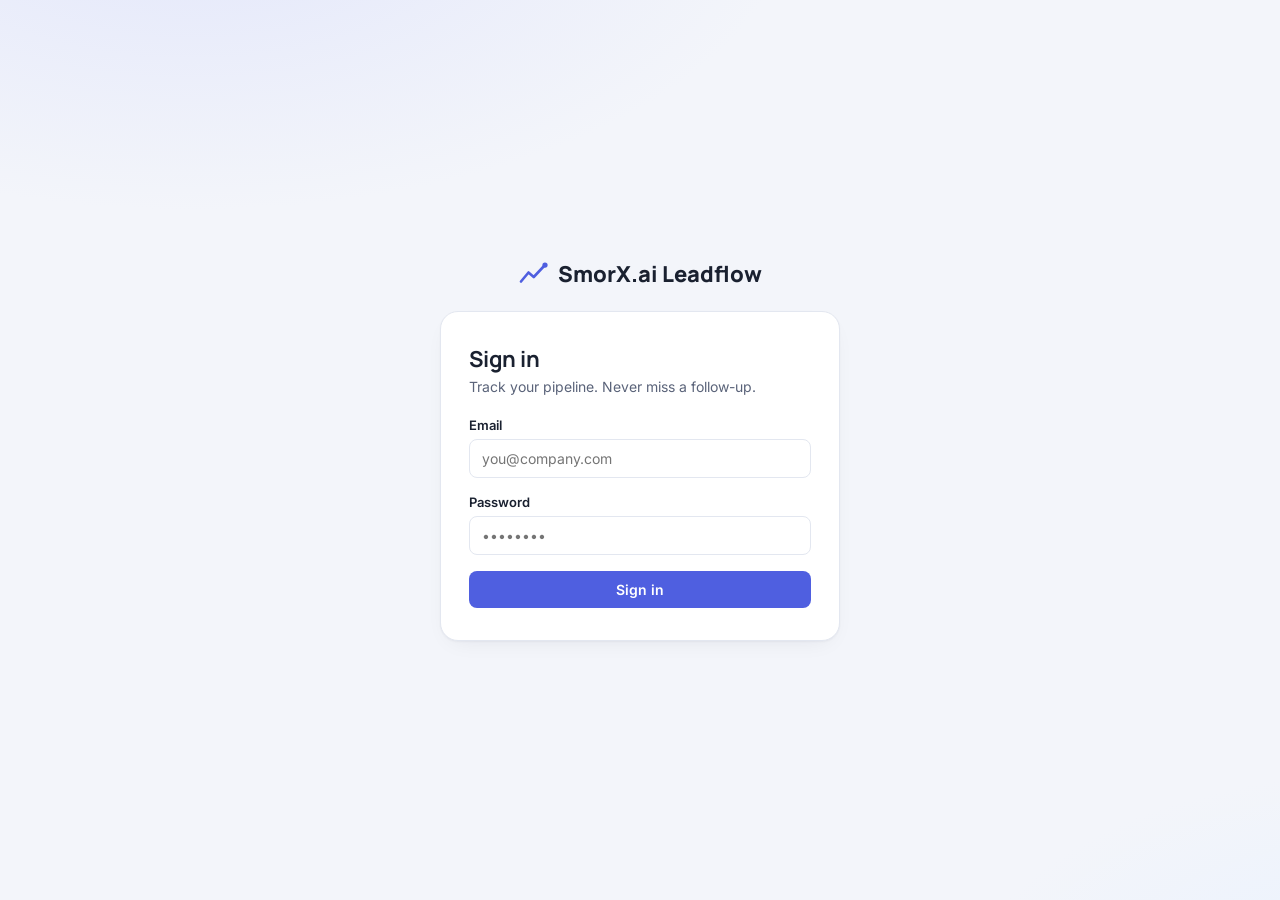
<file: frontend/index.html>
<!DOCTYPE html>
<html lang="en">
<head>
<meta charset="UTF-8">
<meta name="viewport" content="width=device-width, initial-scale=1.0, maximum-scale=1">
<title>SmorX.ai Leadflow — Sign in</title>
<link rel="preconnect" href="https://fonts.googleapis.com">
<link href="https://fonts.googleapis.com/css2?family=Manrope:wght@500;700;800&family=Inter:wght@400;500;600;700&display=swap" rel="stylesheet">
<link rel="stylesheet" href="css/style.css">
</head>
<body class="login-body">
  <div class="login-wrap">
    <div class="login-brand">
      <div class="brand-mark" aria-hidden="true">
        <svg viewBox="0 0 40 40" width="30" height="30">
          <path d="M4 30 L14 18 L21 24 L36 8" fill="none" stroke="currentColor" stroke-width="3.5" stroke-linecap="round" stroke-linejoin="round"/>
          <circle cx="36" cy="8" r="3.5" fill="currentColor"/>
        </svg>
      </div>
      <span>SmorX.ai Leadflow</span>
    </div>

    <div class="login-card">
      <h1>Sign in</h1>
      <p class="login-sub">Track your pipeline. Never miss a follow-up.</p>

      <form id="loginForm" novalidate>
        <label class="field">
          <span>Email</span>
          <input type="email" id="email" autocomplete="username" required placeholder="you@company.com">
        </label>
        <label class="field">
          <span>Password</span>
          <input type="password" id="password" autocomplete="current-password" required placeholder="••••••••">
        </label>
        <div id="loginError" class="form-error" hidden></div>
        <button type="submit" class="btn btn-primary btn-block" id="loginBtn">Sign in</button>
      </form>

    </div>
  </div>

  <script src="js/config.js"></script>
  <script src="js/api.js"></script>
  <script>
    (function () {
      if (Auth.getToken()) { window.location.href = 'app.html'; return; }

      const form = document.getElementById('loginForm');
      const btn = document.getElementById('loginBtn');
      const err = document.getElementById('loginError');

      form.addEventListener('submit', async (e) => {
        e.preventDefault();
        err.hidden = true;
        btn.disabled = true;
        btn.textContent = 'Signing in…';
        const email = document.getElementById('email').value.trim();
        const password = document.getElementById('password').value;
        try {
          const data = await Api.login(email, password);
          Auth.setSession(data.access_token, data.user);
          window.location.href = 'app.html';
        } catch (ex) {
          err.textContent = ex.message || 'Could not sign in. Check your email and password.';
          err.hidden = false;
          btn.disabled = false;
          btn.textContent = 'Sign in';
        }
      });
    })();
  </script>
</body>
</html>
</file>
<file: frontend/css/style.css>
:root {
  --ink: #1A2130;
  --ink-soft: #5A6379;
  --bg: #F3F5FA;
  --surface: #FFFFFF;
  --border: #E3E7F0;
  --brand: #4F5FE0;
  --brand-dark: #3C49B8;
  --brand-tint: #EEF0FD;

  --status-new: #3B82F6;
  --status-new-bg: #EAF2FE;
  --status-contacted: #D6960B;
  --status-contacted-bg: #FDF3DE;
  --status-qualified: #1FA971;
  --status-qualified-bg: #E4F7EE;
  --status-closed: #6B7280;
  --status-closed-bg: #ECEDF0;

  --danger: #DC4C4C;
  --danger-bg: #FBEAEA;

  --radius-sm: 8px;
  --radius-md: 12px;
  --radius-lg: 18px;
  --shadow-card: 0 1px 2px rgba(20, 24, 40, 0.04), 0 8px 24px -12px rgba(20, 24, 40, 0.10);
  --font-display: 'Manrope', system-ui, sans-serif;
  --font-body: 'Inter', system-ui, sans-serif;
}

* { box-sizing: border-box; }
html, body { margin: 0; padding: 0; }
body {
  font-family: var(--font-body);
  color: var(--ink);
  background: var(--bg);
  -webkit-font-smoothing: antialiased;
}
h1, h2, h3, .display { font-family: var(--font-display); letter-spacing: -0.01em; }
a { color: inherit; }
button { font-family: inherit; }
:focus-visible { outline: 2px solid var(--brand); outline-offset: 2px; }

/* ---------- Login ---------- */
.login-body {
  min-height: 100vh;
  display: flex;
  align-items: center;
  justify-content: center;
  background:
    radial-gradient(1000px 500px at 15% -10%, #E3E7FB 0%, transparent 60%),
    radial-gradient(800px 400px at 110% 110%, #E9F2FF 0%, transparent 55%),
    var(--bg);
  padding: 24px;
}
.login-wrap { width: 100%; max-width: 400px; }
.login-brand {
  display: flex; align-items: center; gap: 10px;
  font-family: var(--font-display); font-weight: 800; font-size: 22px;
  color: var(--ink); margin-bottom: 22px; justify-content: center;
}
.brand-mark { color: var(--brand); display: flex; }
.login-card {
  background: var(--surface); border: 1px solid var(--border);
  border-radius: var(--radius-lg); padding: 32px 28px;
  box-shadow: var(--shadow-card);
}
.login-card h1 { font-size: 22px; margin: 0 0 4px; }
.login-sub { color: var(--ink-soft); margin: 0 0 22px; font-size: 14px; }
.field { display: block; margin-bottom: 16px; }
.field span { display: block; font-size: 13px; font-weight: 600; margin-bottom: 6px; color: var(--ink); }
.field input, .field select, .field textarea {
  width: 100%; padding: 10px 12px; border: 1px solid var(--border);
  border-radius: var(--radius-sm); font-size: 14px; font-family: inherit;
  background: #fff; color: var(--ink);
}
.field input:focus, .field select:focus, .field textarea:focus {
  border-color: var(--brand); outline: none; box-shadow: 0 0 0 3px var(--brand-tint);
}
.form-error {
  background: var(--danger-bg); color: var(--danger); font-size: 13px;
  padding: 10px 12px; border-radius: var(--radius-sm); margin-bottom: 14px;
}
.btn {
  display: inline-flex; align-items: center; justify-content: center; gap: 8px;
  border: none; border-radius: var(--radius-sm); font-weight: 600; font-size: 14px;
  padding: 10px 16px; cursor: pointer; transition: background .15s, transform .1s, opacity .15s;
}
.btn:active { transform: translateY(1px); }
.btn:disabled { opacity: .6; cursor: not-allowed; }
.btn-primary { background: var(--brand); color: #fff; }
.btn-primary:hover:not(:disabled) { background: var(--brand-dark); }
.btn-secondary { background: var(--brand-tint); color: var(--brand-dark); }
.btn-secondary:hover:not(:disabled) { background: #E2E5FA; }
.btn-ghost { background: transparent; color: var(--ink-soft); border: 1px solid var(--border); }
.btn-ghost:hover:not(:disabled) { background: #F7F8FC; }
.btn-danger { background: var(--danger-bg); color: var(--danger); }
.btn-danger:hover:not(:disabled) { background: #F6DADA; }
.btn-block { width: 100%; }
.btn-sm { padding: 6px 12px; font-size: 13px; }

.login-hint {
  margin-top: 18px; padding-top: 16px; border-top: 1px dashed var(--border);
  font-size: 12.5px; color: var(--ink-soft);
}
.login-hint strong { display: block; margin-bottom: 6px; color: var(--ink); font-size: 12.5px; }
.hint-row { display: flex; justify-content: space-between; gap: 10px; padding: 3px 0; }
.hint-row code { background: var(--bg); padding: 2px 6px; border-radius: 4px; font-size: 11.5px; }

/* ---------- App shell ---------- */
.app-shell { display: flex; min-height: 100vh; }

.sidebar {
  width: 232px; flex-shrink: 0; background: var(--surface); border-right: 1px solid var(--border);
  display: flex; flex-direction: column; position: sticky; top: 0; height: 100vh;
}
.sidebar-brand {
  display: flex; align-items: center; gap: 9px; padding: 20px 20px 16px;
  font-family: var(--font-display); font-weight: 800; font-size: 18px;
}
.sidebar-brand .brand-mark { color: var(--brand); }
.sidebar-nav { flex: 1; padding: 8px 12px; display: flex; flex-direction: column; gap: 2px; }
.nav-item {
  display: flex; align-items: center; gap: 10px; padding: 9px 12px; border-radius: var(--radius-sm);
  color: var(--ink-soft); font-size: 14px; font-weight: 600; cursor: pointer; text-decoration: none;
  border: none; background: transparent; text-align: left; width: 100%;
}
.nav-item svg { flex-shrink: 0; }
.nav-item:hover { background: var(--bg); color: var(--ink); }
.nav-item.active { background: var(--brand-tint); color: var(--brand-dark); }
.sidebar-footer { padding: 14px 16px; border-top: 1px solid var(--border); }
.user-chip { display: flex; align-items: center; gap: 10px; margin-bottom: 10px; }
.avatar {
  width: 34px; height: 34px; border-radius: 50%; background: var(--brand);
  color: #fff; display: flex; align-items: center; justify-content: center;
  font-weight: 700; font-size: 13px; flex-shrink: 0;
}
.user-chip-name { font-size: 13.5px; font-weight: 700; line-height: 1.2; }
.user-chip-role { font-size: 11.5px; color: var(--ink-soft); }

.main {
  flex: 1; min-width: 0; display: flex; flex-direction: column;
}
.topbar {
  display: flex; align-items: center; justify-content: space-between;
  padding: 18px 28px; gap: 16px; flex-wrap: wrap;
}
.topbar h1 { font-size: 21px; margin: 0; }
.topbar-sub { color: var(--ink-soft); font-size: 13.5px; margin-top: 2px; }
.content { padding: 0 28px 40px; }

.mobile-topbar { display: none; }

/* ---------- Cards / KPIs ---------- */
.kpi-grid { display: grid; grid-template-columns: repeat(4, 1fr); gap: 14px; margin-bottom: 22px; }
.kpi-card {
  background: var(--surface); border: 1px solid var(--border); border-radius: var(--radius-md);
  padding: 16px 18px; box-shadow: var(--shadow-card);
}
.kpi-label { font-size: 12.5px; color: var(--ink-soft); font-weight: 600; margin-bottom: 8px; text-transform: uppercase; letter-spacing: .04em; }
.kpi-value { font-family: var(--font-display); font-size: 27px; font-weight: 800; }
.kpi-value small { font-size: 14px; font-weight: 700; color: var(--ink-soft); }
.kpi-sub { font-size: 12.5px; color: var(--ink-soft); margin-top: 4px; }
.kpi-flag { color: var(--danger); }

.card {
  background: var(--surface); border: 1px solid var(--border); border-radius: var(--radius-md);
  box-shadow: var(--shadow-card); margin-bottom: 20px;
}
.card-head { display: flex; align-items: center; justify-content: space-between; padding: 16px 18px; border-bottom: 1px solid var(--border); gap: 10px; flex-wrap: wrap; }
.card-head h2 { font-size: 15.5px; margin: 0; }
.card-body { padding: 18px; }

/* Pipeline strip - signature funnel visualization */
.pipeline-strip { display: flex; border-radius: var(--radius-sm); overflow: hidden; height: 46px; border: 1px solid var(--border); }
.pipeline-seg { display: flex; align-items: center; justify-content: center; flex-direction: column; gap: 0; color: #fff; font-size: 12px; font-weight: 700; min-width: 46px; transition: flex-grow .3s; }
.pipeline-seg small { font-weight: 600; opacity: .9; font-size: 10.5px; }
.pipeline-legend { display: flex; gap: 16px; margin-top: 10px; flex-wrap: wrap; }
.legend-item { display: flex; align-items: center; gap: 6px; font-size: 12.5px; color: var(--ink-soft); }
.legend-dot { width: 9px; height: 9px; border-radius: 3px; }

/* Status badges */
.badge { display: inline-flex; align-items: center; gap: 5px; padding: 3px 9px; border-radius: 999px; font-size: 12px; font-weight: 700; }
.badge::before { content: ''; width: 6px; height: 6px; border-radius: 50%; background: currentColor; }
.badge-new { background: var(--status-new-bg); color: var(--status-new); }
.badge-contacted { background: var(--status-contacted-bg); color: var(--status-contacted); }
.badge-qualified { background: var(--status-qualified-bg); color: var(--status-qualified); }
.badge-closed { background: var(--status-closed-bg); color: var(--status-closed); }
.badge-priority-high { background: var(--danger-bg); color: var(--danger); }
.badge-priority-medium { background: var(--status-contacted-bg); color: var(--status-contacted); }
.badge-priority-low { background: var(--status-qualified-bg); color: var(--status-qualified); }
.badge-priority-other { background: var(--status-closed-bg); color: var(--status-closed); }

/* Tables */
.table-wrap { overflow-x: auto; }
table { width: 100%; border-collapse: collapse; font-size: 13.5px; }
th { text-align: left; padding: 10px 14px; color: var(--ink-soft); font-weight: 700; font-size: 11.5px; text-transform: uppercase; letter-spacing: .03em; border-bottom: 1px solid var(--border); white-space: nowrap; }
td { padding: 12px 14px; border-bottom: 1px solid var(--border); vertical-align: middle; }
tbody tr:hover { background: #FAFBFE; }
tbody tr:last-child td { border-bottom: none; }
.cell-name { font-weight: 700; }
.cell-sub { color: var(--ink-soft); font-size: 12px; }
.overdue-text { color: var(--danger); font-weight: 700; }
.row-actions { display: flex; gap: 6px; }
.empty-state { text-align: center; padding: 40px 20px; color: var(--ink-soft); }
.empty-state svg { margin-bottom: 10px; opacity: .5; }

/* Filters bar */
.filters-bar { display: flex; gap: 10px; flex-wrap: wrap; align-items: center; padding: 14px 18px; border-bottom: 1px solid var(--border); }
.filters-bar input, .filters-bar select { padding: 8px 10px; border: 1px solid var(--border); border-radius: var(--radius-sm); font-size: 13.5px; background: #fff; }
.filters-bar input[type="text"] { min-width: 200px; flex: 1; }
.pill-toggle { display: flex; gap: 6px; }
.pill-toggle button {
  padding: 6px 12px; border-radius: 999px; border: 1px solid var(--border); background: #fff;
  font-size: 12.5px; font-weight: 600; color: var(--ink-soft); cursor: pointer;
}
.pill-toggle button.active { background: var(--ink); color: #fff; border-color: var(--ink); }

/* Modal */
.modal-overlay {
  position: fixed; inset: 0; background: rgba(20, 24, 40, 0.45); display: flex;
  align-items: flex-start; justify-content: center; padding: 40px 16px; z-index: 100; overflow-y: auto;
}
.modal {
  background: #fff; border-radius: var(--radius-lg); width: 100%; max-width: 480px;
  box-shadow: 0 20px 60px rgba(0,0,0,.25); margin: auto;
}
.modal-head { display: flex; align-items: center; justify-content: space-between; padding: 18px 22px; border-bottom: 1px solid var(--border); }
.modal-head h3 { margin: 0; font-size: 17px; }
.modal-close { background: none; border: none; cursor: pointer; color: var(--ink-soft); font-size: 20px; line-height: 1; padding: 4px; }
.modal-body { padding: 20px 22px; }
.modal-foot { display: flex; justify-content: flex-end; gap: 10px; padding: 16px 22px; border-top: 1px solid var(--border); }
.field-row { display: grid; grid-template-columns: 1fr 1fr; gap: 12px; }

/* Multiple contacts form */
.contacts-section { margin-top: 4px; }
.contacts-section-label { font-size: 11.5px; font-weight: 700; color: var(--ink-soft); margin-bottom: 8px; }
.contact-block { border: 1px solid var(--border); border-radius: var(--radius-sm); padding: 12px 14px; margin-bottom: 10px; background: var(--bg); }
.contact-block-header { display: flex; align-items: center; justify-content: space-between; margin-bottom: 10px; }
.contact-block-num { font-size: 12px; font-weight: 700; color: var(--ink-soft); text-transform: uppercase; letter-spacing: 0.04em; }

/* Lead detail modal */
.modal-lg { max-width: 680px; }
.detail-section { padding: 16px 22px; border-top: 1px solid var(--border); }
.detail-section-head {
  font-size: 11px; font-weight: 800; letter-spacing: .06em; text-transform: uppercase;
  color: var(--ink-soft); margin-bottom: 14px;
  display: flex; align-items: center; justify-content: space-between;
}
.lead-info-grid { display: grid; grid-template-columns: 1fr 1fr; gap: 14px 24px; }
.info-label { font-size: 11.5px; font-weight: 700; color: var(--ink-soft); margin-bottom: 3px; }
.info-value { font-size: 14px; word-break: break-word; }
.fup-item { display: flex; align-items: flex-start; gap: 12px; padding: 10px 0; border-bottom: 1px solid var(--border); }
.fup-item:last-child { border-bottom: none; }
.fup-dot { width: 8px; height: 8px; border-radius: 50%; margin-top: 6px; flex-shrink: 0; }
.fup-dot-pending { background: var(--brand); }
.fup-dot-done { background: var(--status-closed); }
.fup-main { flex: 1; min-width: 0; }
.fup-note { font-size: 13.5px; margin-bottom: 5px; line-height: 1.4; }
.fup-meta { font-size: 12px; color: var(--ink-soft); display: flex; gap: 10px; flex-wrap: wrap; align-items: center; }

/* Activity feed */
.activity-list { display: flex; flex-direction: column; }
.activity-item { display: flex; gap: 12px; padding: 12px 18px; border-bottom: 1px solid var(--border); }
.activity-item:last-child { border-bottom: none; }
.activity-dot { width: 8px; height: 8px; border-radius: 50%; background: var(--brand); margin-top: 6px; flex-shrink: 0; }
.activity-text { font-size: 13.5px; }
.activity-time { font-size: 12px; color: var(--ink-soft); margin-top: 2px; }

/* Toast */
.toast { position: fixed; bottom: 24px; right: 24px; background: var(--ink); color: #fff; padding: 12px 18px; border-radius: var(--radius-sm); font-size: 13.5px; box-shadow: var(--shadow-card); z-index: 200; opacity: 0; transform: translateY(8px); transition: all .2s; }
.toast.show { opacity: 1; transform: translateY(0); }
.toast.error { background: var(--danger); }

/* User breakdown mini bars */
.mini-bar-row { display: flex; align-items: center; gap: 10px; padding: 10px 0; }
.mini-bar-track { flex: 1; height: 8px; background: var(--bg); border-radius: 999px; overflow: hidden; display: flex; }

/* Analytics charts grid */
.charts-grid {
  display: grid;
  grid-template-columns: 1fr 1fr;
  gap: 16px;
  margin-bottom: 0;
}
.chart-card {
  background: var(--surface);
  border: 1px solid var(--border);
  border-radius: var(--radius-md);
  padding: 16px 18px;
  box-shadow: var(--shadow-card);
}
.chart-card h3 {
  font-size: 13.5px;
  font-weight: 700;
  margin: 0 0 14px;
  color: var(--ink-soft);
  text-transform: uppercase;
  letter-spacing: .03em;
}
.chart-wrap {
  position: relative;
  height: 220px;
}

.hidden { display: none !important; }

/* Loading */
.spinner { width: 22px; height: 22px; border: 3px solid var(--brand-tint); border-top-color: var(--brand); border-radius: 50%; animation: spin .7s linear infinite; margin: 30px auto; }
@keyframes spin { to { transform: rotate(360deg); } }

/* ---------- Responsive ---------- */
@media (max-width: 900px) {
  .kpi-grid { grid-template-columns: repeat(2, 1fr); }
  .field-row { grid-template-columns: 1fr; }
  .charts-grid { grid-template-columns: 1fr; }
}

@media (max-width: 760px) {
  .sidebar { position: fixed; left: 0; top: 0; bottom: 0; z-index: 90; transform: translateX(-100%); transition: transform .2s; box-shadow: 0 0 0 100vmax rgba(0,0,0,0); }
  .sidebar.open { transform: translateX(0); box-shadow: 20px 0 60px rgba(0,0,0,.15); }
  .sidebar.open::after { content: ''; position: fixed; inset: 0 0 0 232px; background: rgba(20,24,40,.35); z-index: -1; }
  .mobile-topbar {
    display: flex; align-items: center; justify-content: space-between; padding: 14px 16px;
    background: var(--surface); border-bottom: 1px solid var(--border); position: sticky; top: 0; z-index: 50;
  }
  .mobile-topbar .login-brand { margin: 0; font-size: 16px; }
  .hamburger { background: none; border: none; padding: 6px; cursor: pointer; }
  .topbar { padding: 16px; }
  .content { padding: 0 16px 32px; }
  .kpi-grid { grid-template-columns: 1fr 1fr; gap: 10px; }
  .kpi-value { font-size: 22px; }
  table.responsive-cards thead { display: none; }
  table.responsive-cards, table.responsive-cards tbody, table.responsive-cards tr, table.responsive-cards td { display: block; width: 100%; }
  table.responsive-cards tr { border: 1px solid var(--border); border-radius: var(--radius-md); margin-bottom: 10px; padding: 6px 4px; }
  table.responsive-cards td { border-bottom: none; padding: 6px 12px; display: flex; justify-content: space-between; gap: 10px; align-items: center; }
  table.responsive-cards td::before { content: attr(data-label); font-size: 11px; font-weight: 700; color: var(--ink-soft); text-transform: uppercase; }
  table.responsive-cards td.cell-name-cell::before { content: none; }
}
</file>
